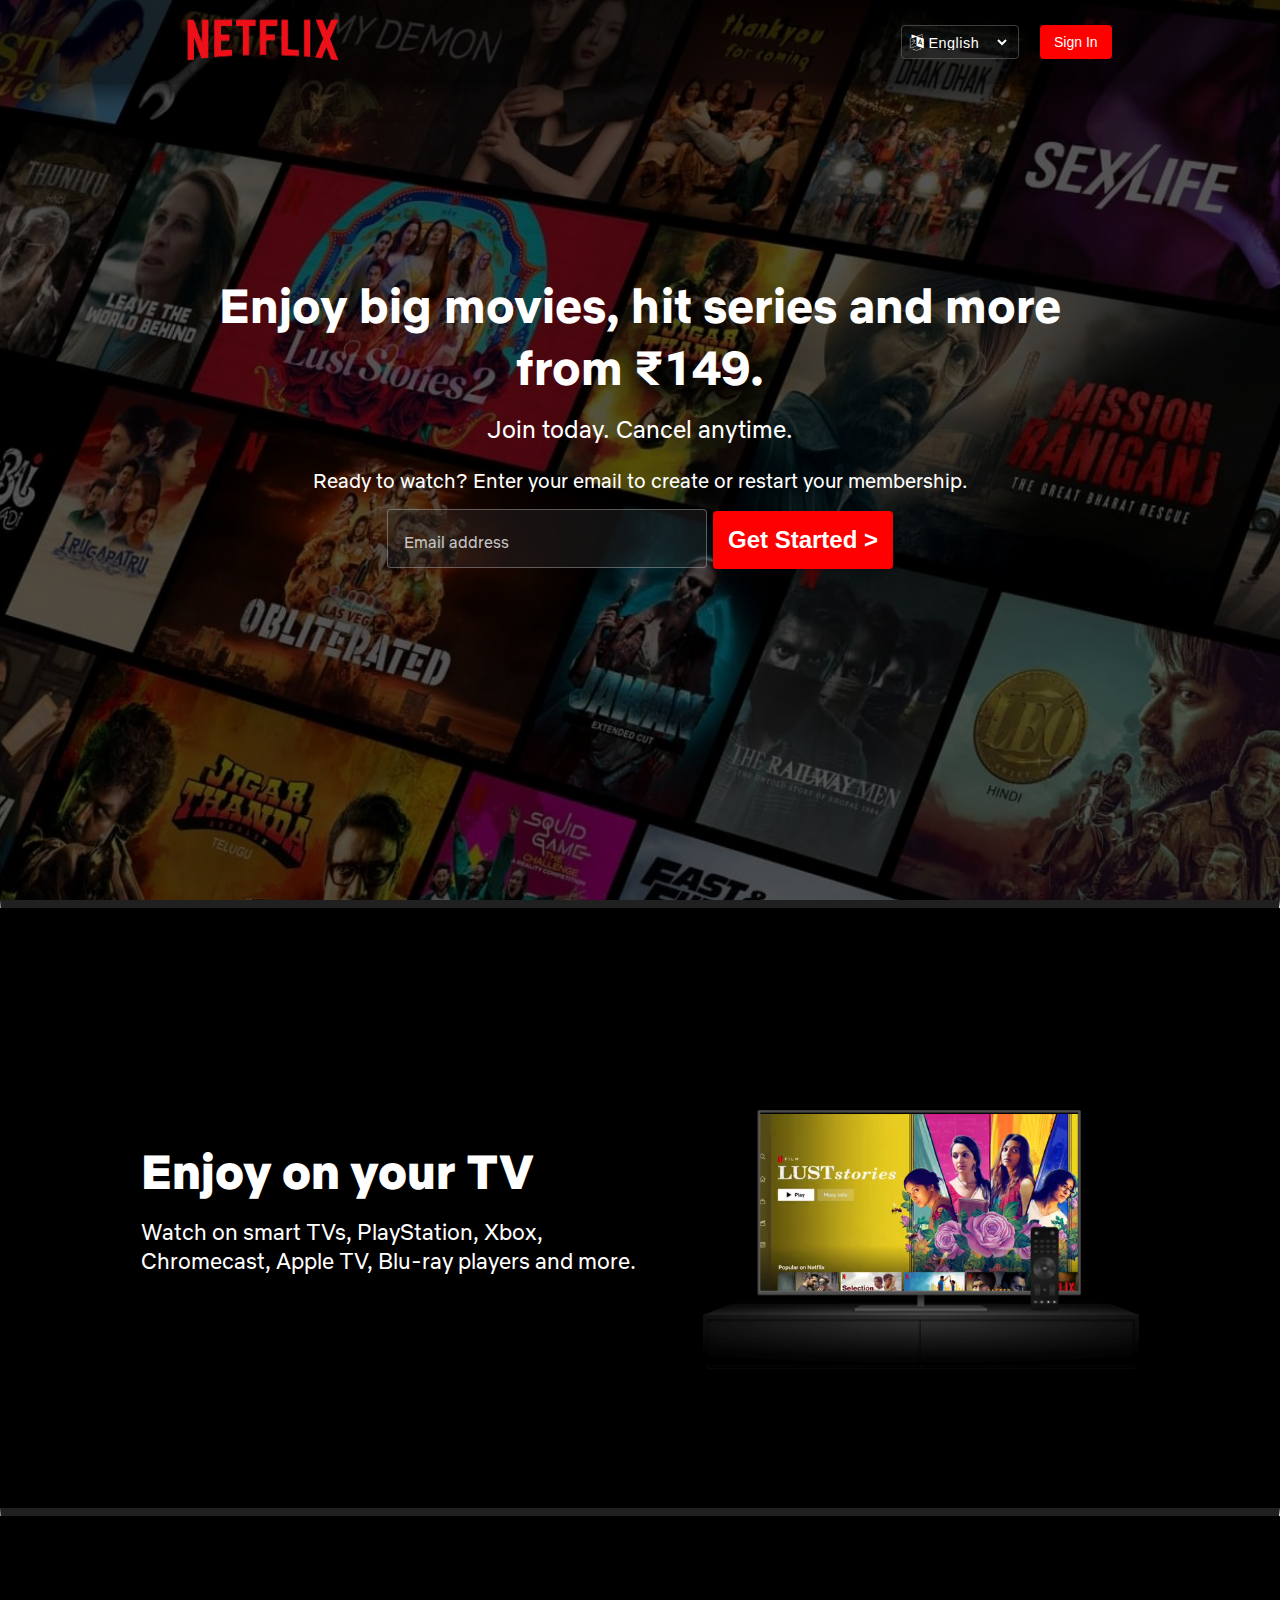
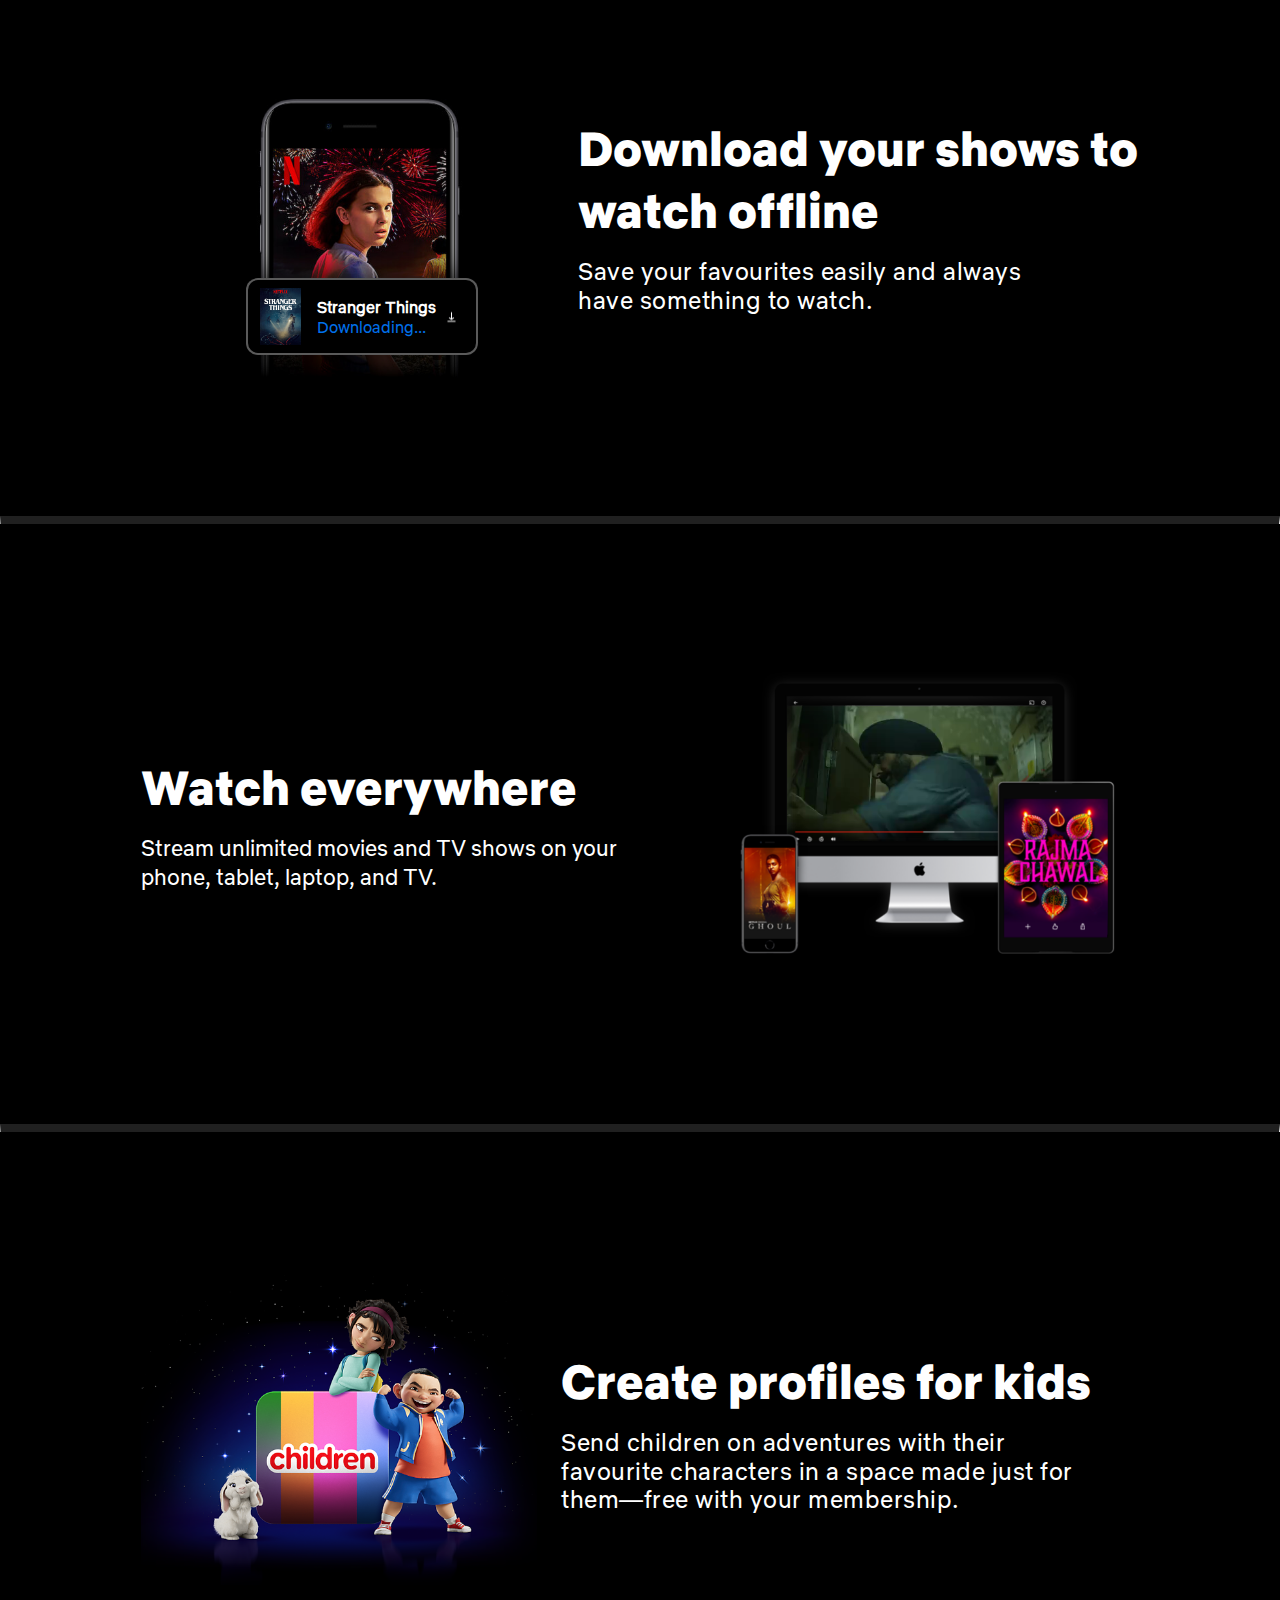
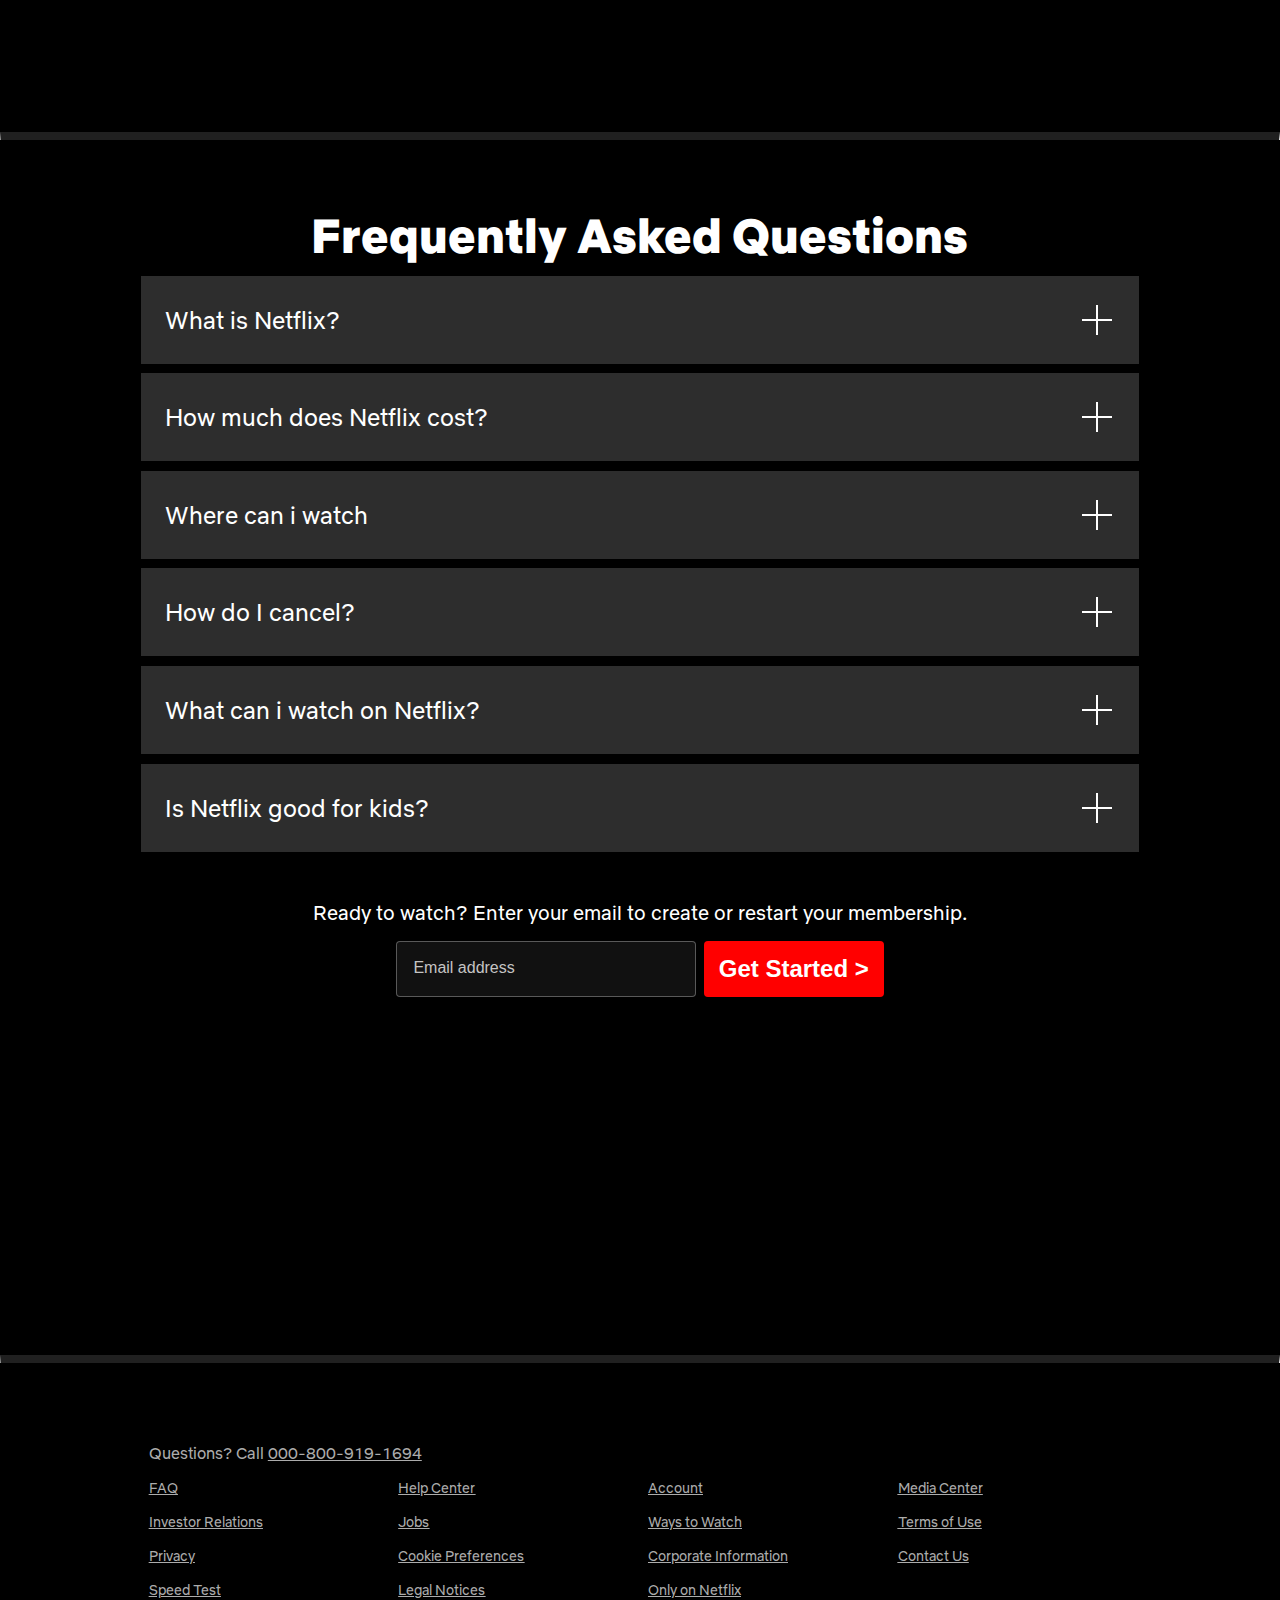
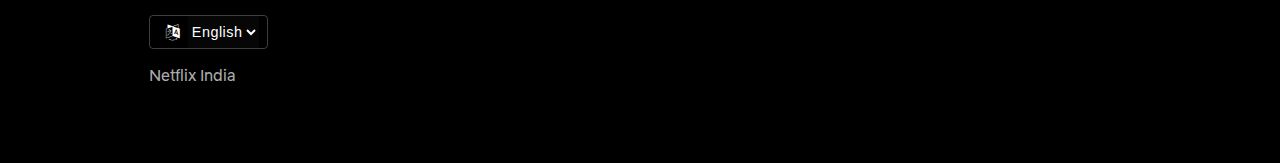
<file: index.html>
<!DOCTYPE html>
<html lang="en">
<head>
    <meta charset="UTF-8">
    <meta name="viewport" content="width=device-width, initial-scale=1.0">
    <title>Netflix-india - Watch TV Shows online and Movies</title>
     <link rel="stylesheet" href="netflix.css">
     <link rel="stylesheet" href="font-awesome-4.7.0/css/font-awesome.min.css">
    <link rel="shortcut icon" href="icons8-netflix-24.png" type="image/x-icon">
</head>
<body>
    <div class="main">
        <div class="img-banner">
            <img  src="bg.jpg" alt="">
        </div>
        <div class="banner"> </div>

        <nav>
            <div class="navbar">

                <div class="logo">
                    <img src="Netflix_Logo_PMS.png" alt="">
                </div>
                <div class="menu">
                    <div class="s">
                        <i class="fa fa-language" aria-hidden="true"></i>
                        <select name="Language" id="">
                            
                            <option value="English">English</option>
                            <option value="hindi">Hindi</option>
                        </select>
                    </div>
                    <button> <a href="netflix-login.html">Sign In</a></button>
                </div>
            </div>
        </nav>
       <div class="heading-sec">
            <div class="headings">

                <h2>Enjoy big movies, hit series and more from ₹149.</h2>
                <p>Join today. Cancel anytime.</p>
            </div>
            <div class="btn-sec">

                <p>Ready to watch? Enter your email to create or restart your membership.</p>
                <input type="search" name="" id="" placeholder="Email address">
                <button>Get Started ></button>
                
            </div>
        </div>

    </div>
       <hr>
    <div class="page2">
       
        <div class="content">
                 <div class="text">
                   <h1>Enjoy on your TV</h1>
                  <p>Watch on smart TVs, PlayStation, Xbox, Chromecast, Apple TV, Blu-ray players and more.</p>
                 </div>
                 <div class="tv">
                     <img src="tv.png" alt="">
                     <video autoplay loop muted>
                        <source src="video-tv-in-0819.m4v" type="">
                     </video>
                 </div>
        </div>
    </div>
    
    <hr>
    
    <div class="page3">
        <div class="content">
            <div class="mobile">
                <img src="mobile-0819.jpg" alt="">
                <div class="download">
                    <img class="stranger" src="boxshot.png" alt="">
                 
                   <div class="download-text">
                    <p>Stranger Things</p>
                    <p>Downloading...</p>
                   </div>
                   
                    <img class="gif" src="download-icon.gif" alt="">
                   
                </div>
            </div>
            <div class="txt">
              <h1>Download your shows to watch offline</h1>
              <p>Save your favourites easily and always have something to watch.</p>
            </div>
   </div>
    </div>
    
    <hr>


    <div class="page4">
        <div class="content">
            <div class="text">
              <h1>Watch everywhere</h1>
             <p>Stream unlimited movies and TV shows on your phone, tablet, laptop, and TV.</p>
            </div>
            <div class="pc">
                <img src="device-pile-in.png" alt="">
                <video autoplay loop muted>
                   <source src="video-devices-in.m4v" type="">
                </video>
            </div>
   </div>
    </div>

    <hr>


    <div class="page5">
        <div class="content">
            <div class="m">
                <img src="animated.png" alt="">
            </div>
            <div class="sec">
              <h1>Create profiles for kids</h1>
              <p>Send children on adventures with their favourite characters in a space made just for them—free with your membership.</p>
            </div>
   </div>
    </div>


    <hr>
    <div class="page6">
        <div class="faq">
            <h1>Frequently Asked Questions</h1>
            <div class="more-sec">
                <p>What is Netflix?</p>
                <svg width="36" height="36" viewBox="0 0 36 36" fill="none" xmlns="http://www.w3.org/2000/svg" class="elj7tfr3 e164gv2o4 default-ltr-cache-l7vm9h e1svuwfo1" data-name="Plus" alt=""><path fill-rule="evenodd" clip-rule="evenodd" d="M17 17V3H19V17H33V19H19V33H17V19H3V17H17Z" fill="currentColor"></path></svg>
            </div>
            <div class="more-sec">
                
                <p>How much does Netflix cost?</p>
                <svg width="36" height="36" viewBox="0 0 36 36" fill="none" xmlns="http://www.w3.org/2000/svg" class="elj7tfr3 e164gv2o4 default-ltr-cache-l7vm9h e1svuwfo1" data-name="Plus" alt=""><path fill-rule="evenodd" clip-rule="evenodd" d="M17 17V3H19V17H33V19H19V33H17V19H3V17H17Z" fill="currentColor"></path></svg>
            </div>
            <div class="more-sec">
                <p>Where can i watch</p>
                <svg width="36" height="36" viewBox="0 0 36 36" fill="none" xmlns="http://www.w3.org/2000/svg" class="elj7tfr3 e164gv2o4 default-ltr-cache-l7vm9h e1svuwfo1" data-name="Plus" alt=""><path fill-rule="evenodd" clip-rule="evenodd" d="M17 17V3H19V17H33V19H19V33H17V19H3V17H17Z" fill="currentColor"></path></svg>
            </div>
            <div class="more-sec">
                <p>How do I cancel?</p>
                <svg width="36" height="36" viewBox="0 0 36 36" fill="none" xmlns="http://www.w3.org/2000/svg" class="elj7tfr3 e164gv2o4 default-ltr-cache-l7vm9h e1svuwfo1" data-name="Plus" alt=""><path fill-rule="evenodd" clip-rule="evenodd" d="M17 17V3H19V17H33V19H19V33H17V19H3V17H17Z" fill="currentColor"></path></svg>
            </div>
            <div class="more-sec">
                <p>What can i watch on Netflix?</p>
                <svg width="36" height="36" viewBox="0 0 36 36" fill="none" xmlns="http://www.w3.org/2000/svg" class="elj7tfr3 e164gv2o4 default-ltr-cache-l7vm9h e1svuwfo1" data-name="Plus" alt=""><path fill-rule="evenodd" clip-rule="evenodd" d="M17 17V3H19V17H33V19H19V33H17V19H3V17H17Z" fill="currentColor"></path></svg>
            </div>
            <div class="more-sec">
                <p>Is Netflix good for kids?</p>
                <svg width="36" height="36" viewBox="0 0 36 36" fill="none" xmlns="http://www.w3.org/2000/svg" class="elj7tfr3 e164gv2o4 default-ltr-cache-l7vm9h e1svuwfo1" data-name="Plus" alt=""><path fill-rule="evenodd" clip-rule="evenodd" d="M17 17V3H19V17H33V19H19V33H17V19H3V17H17Z" fill="currentColor"></path></svg>
            </div>
            
            <div class="p-sec">

                <p>Ready to watch? Enter your email to create or restart your membership.</p>
                <div class="bt">

                    <input type="search" name="" id="" placeholder="Email address">
                    <button>Get Started ></button>
                    
                </div>
            </div>
        
        </div>
   </div>
    <hr>

    <footer>
         <div class="menu-footer">
            <p>Questions? Call <a  href="tel: 000-800-919-1694">000-800-919-1694</a></p>
            <ul>
                <li><a href="">FAQ</a></li>
                <li><a href="">Help Center</a></li>
                <li><a href="">Account</a></li>
                <li><a href="">Media Center</a></li>
            </ul>

            <ul>
                <li><a href="">Investor Relations</a></li>
                <li><a href="">Jobs</a></li>
                <li><a href="">Ways to Watch</a></li>
                <li><a href="">Terms of Use</a></li>
            </ul>

            <ul>
                <li><a href="">Privacy</a></li>
                <li><a href="">Cookie Preferences</a></li>
                <li><a href="">Corporate Information</a></li>
                <li><a href="">Contact Us</a></li>
            </ul>

            <ul class="last">
                <li><a href="">Speed Test</a></li>
                <li><a href="">Legal Notices</a></li>
                <li><a href="">Only on Netflix</a></li>
            </ul>

            <div class="ss">
                <i class="fa fa-language" aria-hidden="true"></i>
                <select name="Language" id="">
                    
                    <option value="English">English</option>
                    <option value="hindi">Hindi</option>
                </select>
            </div>
            <p class="end">Netflix India</p>
        </div>
    </footer>
</body>
</html>
</file>
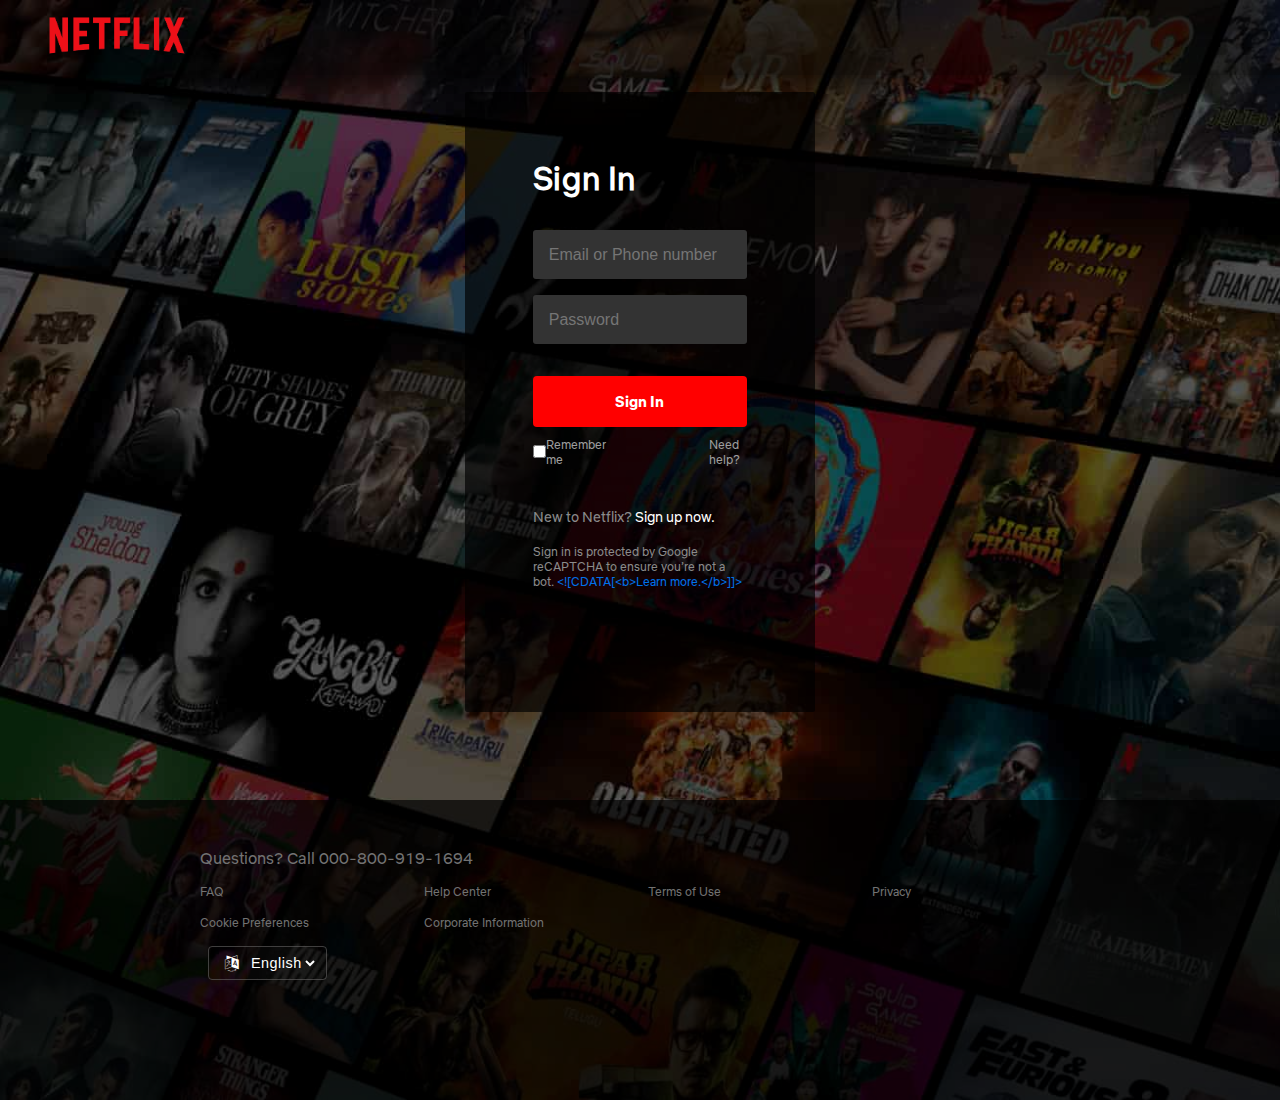
<file: netflix-login.html>
<!DOCTYPE html>
<html lang="en">
<head>
    <meta charset="UTF-8">
    <meta name="viewport" content="width=device-width, initial-scale=1.0">
    <title>Netflix-india - Watch TV Shows online and Movies</title>
     <link rel="stylesheet" href="/netflix.css">
     <link rel="stylesheet" href="/font-awesome-4.7.0/css/font-awesome.min.css">
     <link rel="stylesheet" href="footer.css">
    <link rel="shortcut icon" href="/icons8-netflix-24.png" type="image/x-icon">
</head>
<body>
    <div class="main1">
    
        <div class="banner1"> </div>

        <nav>
            <div class="navbar">

                <div class="logo">
                    <img class="lg12" src="/Netflix_Logo_PMS.png" alt="">
                </div>
    
            </div>
        </nav>
        
        <div class="login">
            <div class="login-sec">
                <div class="login-page">
                    <h1>Sign In</h1>
                    <input type="text" placeholder="Email or Phone number">
                    <input type="password" name="password" id="" placeholder="Password">
                    <button>Sign In</button>

                    <ul><input class="check" type="checkbox" name="" id=""><p>Remember me</p>
                        <a href="">Need help?</a>
                    </ul>
                    <p class="pp">New to Netflix? <a href="">Sign up now.</a></p><br>
                    <p class="bot">Sign in is protected by Google reCAPTCHA to ensure you’re not a bot. <button class="recaptcha" >&lt;![CDATA[&lt;b&gt;Learn more.&lt;/b&gt;]]&gt;</button> </p>
                </div>
            </div>
        </div>
    </div>
        



        <div class="footer-nav">
            <div class="menu-fo">
               <p>Questions? Call <a  href="tel: 000-800-919-1694">000-800-919-1694</a></p>
               <ul>
                   <li><a href="">FAQ</a></li>
                   <li><a href="">Help Center</a></li>
                   <li><a href="">Terms of Use</a></li>
                   <li><a href="">Privacy</a></li>
               </ul>
   
               
   
               <ul>
                   <li><a href="">Cookie Preferences</a></li>
                   <li><a href="">Corporate Information</a></li>
               </ul>
   
   
               <div class="ss">
                   <i class="fa fa-language" aria-hidden="true"></i>
                   <select name="Language" id="">
                       
                       <option value="English">English</option>
                       <option value="hindi">Hindi</option>
                   </select>
               </div>
           </div>
        </div>
        </body>
        </html>
</file>
<file: netflix.css>
@font-face {
    font-family: netflix1;
    src: url(/NetflixSans_W_Rg.woff2);
}
@font-face {
    font-family: netflix2;
    src: url(/NetflixSans_W_Bd.woff2);
}
@font-face {
    font-family: netflix3;
    src: url(/NetflixSans_W_Blk.woff2);
}
*{
    padding: 0;
    margin: 0;
    box-sizing: border-box;
}

body,html{
    width: 100%;
    height: 100%;
    
}
.main{
   position: relative;
   
}
.box-shadow{
    box-shadow: 0px 4px 20px 4px rgba(0, 0, 0, 0.54);

}
.img-banner{
    position: relative;  
    object-fit: cover;
    height: 100vh;
}
.img-banner img{
    width: 100%;
    height: 100%;
    object-fit: cover;

}
.banner{
 position: absolute;
 top: 0;
 bottom: 0;
 left: 0;
 right: 0;
 background-color: rgba(0, 0, 0, 0.566);
}
nav{
    width: 100%;
    top: 0;
    position: absolute;
    padding: 0 2rem;
    background-color: rgba(0, 0, 0, 0.497);
    box-shadow: 0px 4px 20px 4px rgba(0, 0, 0, 0.54);
}
.navbar{
    display: flex;
    justify-content: space-between;
    align-items: center;
    margin: 0 8.5rem;
}
.logo img{
 width: 190px;   
}
.menu{
   display: inline-flex;
   gap: 1.3rem;
}
.s{
    display: flex;
    align-items: center;
    border: 1px solid #6564649e;
    border-radius: 4px;
    padding: 0 0.5rem;
}
.s>i{
    color:#fff;
    position: absolute;
    
}
.menu>.s>select{
    outline: #fff;
    background-color: rgba(39, 38, 38, 0.147);
    color: #fff;
    min-width: auto;
    height: 32px;
    letter-spacing: 0.5px;
    font-size: 0.9rem;
}

.menu :nth-child(2){
    padding: 0.5rem 0.9rem;
    background-color: red;
    border: none;
    color: #fff;
    font-weight: 400;
    font-size:14px;
    border-radius: 4px;
}
.menu a{
    color: #fff;
    text-decoration: none;
}
.heading-sec{
    text-align: center;
    top: 250px;
    bottom: 0;
    left: 0;
    right: 0;
    position: absolute;
    color: #fff;
}
.headings{
    margin: 1.5rem 12rem;
}
.heading-sec h2{
    font-size: 3rem;
    font-weight: 800;
    font-family: netflix2;
    letter-spacing: 0.1px;

}
.heading-sec :nth-child(2){
    margin: 1rem 0 0 0;
    font-weight: 100;
    font-family: netflix1;
    font-size: 1.5rem;
}
.btn-sec{
    margin: 1rem 12rem;

}
.btn-sec p{
    font-weight: 100;
    font-family: netflix1;
    font-size: 1.25rem;
    
}

.heading-sec input{
    width: 25%;
    padding: 0 1rem;
    border-radius: 4px;
    color: #fff;
    height: 59px;
    background-color: #2a2a2a67;
    border:1px solid rgba(255, 255, 255, 0.304);
}
.heading-sec input::placeholder{
    
    color: #c5c4c4;
    font-size: 1rem;
    
    
}
.heading-sec button{
    height: 58px;
    width: 14%;
    font-size: 1.5rem;
    border: none;
    border-radius: 4px;
    background-color: red;
    color: #fff;
    font-weight: 600;
} 

.page2{
    height: 600px;
    width: 100%;
    background-color: black;
    display: flex;
    justify-content: center;
    margin: -1px 0 0 0;
}
 hr{
    border-top: 8px solid rgba(7, 7, 7, 0.899);
    
}

.content{
    display: flex;
    justify-content: center;
    color: #fff;
    height: 600px;
    width: 78%;
    align-items:center ;
}
.text h1{
    font-size: 3rem;
    font-weight: 900;
    font-family: netflix3;

}
.text p{
    margin: 1rem 0 0 0;
    font-size: 100;
    font-size: 1.4rem;
    line-height: 1.8rem;
    width: 88%;
    font-family: netflix1;
}
.tv{
    position: relative;
    display: flex;
    justify-content: center;
    align-items: center;
    width: 70%;
}
.tv img{
    z-index: 2;
    width: 100%;
}
.tv video{
    position: absolute;
    width: 77%;
    object-fit: contain;
    z-index: 1;
}


.page3{
    height: 600px;
    width: 100%;
    background-color: black;
    display: flex;
    justify-content: center;
    margin: -1px 0 0 0;
}
.mobile{
    width: 68%;
    position: relative;
}
.mobile img{
    
    width: 100%;
}
.download{
    display: flex;
    position: absolute;
    align-items: center;
    padding: 0.5rem 0.75rem;
    border-radius: 12px;
    border: 2px solid rgba(128,128,128,0.7);
    box-shadow: 0 0 2em 0 rgb(0,0,0);
    background-color: #000;
    width: 53%;
    left: 24%;
    bottom: 8%;
}

.mobile .stranger{
    width: 20%;
    margin-right: 1rem;
}
.download-text{
    width: 100%;
    font-family: netflix1;
}
.download-text :nth-child(1){
    font-weight: 600;
}
.download-text :nth-child(2){
    color: #0071EB;
}
.mobile .gif{
    width: 12%;

}

.txt h1{
    font-size: 3rem;
    font-weight: 900;
    font-family: netflix3;

}
.txt p{
    margin: 1rem 0 0 0;
    font-size: 400;
    font-size: 1.5rem;
    line-height: 1.8rem;
    letter-spacing: 0.5px;
    width: 80%;
    font-family: netflix1;
}

.page4{
    height: 600px;
    width: 100%;
    background-color: black;
    display: flex;
    justify-content: center;
    margin: -1px 0 0 0;
}




.pc{
    position: relative;
    display: flex;
    justify-content: center;
    align-items: center;
    object-fit: cover;
    width: 60%;
}
.pc img{
    z-index: 3;
    width: 100%;
}
.pc video{
    position: absolute;
    width: 62%;
    top:11%;
    z-index: 1;
}

.page5{
    height: 600px;
    width: 100%;
    background-color: black;
    display: flex;
    justify-content: center;
    margin: -1px 0 0 0;
}
.sec{
    margin: 0rem 0.5rem;
   
}
.m{
     width: 99%;
    
}
.m img{
    width: 100%;
}
.page5 h1{
    font-size: 3rem;
    font-weight: 900;
    font-family: netflix3;
}
 .page5 p{
    margin: 1rem 0 0 0;
    font-size: 400;
    font-size: 1.5rem;
    line-height: 1.8rem;
    letter-spacing: 0.5px;
    width: 95%;
    font-family: netflix1;
}


.page6{
    height: 135vh;
    width: 100%;
    background-color: black;
    display: flex;
    justify-content: center;
    margin: -1px 0 0 0;
}

.faq{
    width: 78%;
    color:#fff;
    margin: 4rem 0;
}
.faq h1{
    font-size: 3rem;
    font-weight: 800;
    font-family: netflix3;
    text-align: center;
}
.more-sec{
    display: flex;
    margin: 0.6rem 0;
    background-color: #2D2D2D;
    align-items: center;
    padding: 0 1.5rem;
    justify-content: space-between;
    height: 88px;
    font-family: netflix1;
    font-weight: 400;
    font-size: 1.5rem;
}

.p-sec{
    text-align: center;
    margin: 3rem 0 0 0;
    
}
.p-sec p{
    margin-bottom: 1rem;
    font-size: 1.25rem;
    font-family: netflix1;
}
.p-sec input{
    width: 30%;
    padding: 0 1rem;
    border-radius: 4px;
    color: #fff;
    height: 56px;
    background-color: #2a2a2a67;
    border:1px solid rgba(255, 255, 255, 0.304);
}
.p-sec input::placeholder{
    
    color: #c5c4c4;
    font-size: 1rem;
    
    
}
.bt{
    display: flex;
    justify-content: center;
    gap: 0.5rem;
}
.p-sec button{
    height: 56px;
    width: 18%;
    font-size: 1.5rem;
    border: none;
    border-radius: 4px;
    background-color: red;
    color: #fff;
    font-weight: 600;
} 

footer{
    height: 400px;
    background-color: #000;
    margin: -1px 0 0 0;
    display: flex;
    justify-content: center;
}

.menu-footer{
    width: 78%;
    font-family: netflix1;
    
}
footer p{
    color: #acacac;
    margin:  5rem 0 0 0;
    padding:  0 0.5rem;

}
.end{
    color: #acacac;
    margin:  1rem 0 0 0;

}
.menu-footer a{
    color: #acacac;
}
.menu-footer ul {
    display: flex;
    color: #fff;
    margin: 1rem 0 0 0;
    list-style: none;
}
.menu-footer ul li{
    width: 50%;
    font-size: 14px;
    padding:  0 0.5rem;
    text-decoration: underline;
    color: #a6a6a6;

}

.last{
    width: 75%;
}

.ss{
    margin: 1rem 0 0 0.5rem ;
    display: inline-flex;
    align-items: center;
    border: 1px solid #6564649e;
    border-radius: 4px;
    padding: 0 0.5rem;
}
.ss i{
    color:#fff;
    padding: 0 0.5rem;
    
}
.ss>select{
    border: none;
    background-color: rgba(39, 38, 38, 0.147);
    color: #fff;
    min-width: auto;
    height: 32px;
    letter-spacing: 0.5px;
    font-size: 0.9rem;
}
</file>
<file: footer.css>
@font-face {
    font-family: netflix1;
    src: url(/NetflixSans_W_Rg.woff2);
}
@font-face {
    font-family: netflix2;
    src: url(/NetflixSans_W_Bd.woff2);
}
@font-face {
    font-family: netflix3;
    src: url(/NetflixSans_W_Blk.woff2);
}
*{
    padding: 0;
    margin: 0;
    box-sizing: border-box;
}

body,html{
    width: 100%;
    height: 100%;
    
}
.navbar .lg12{
    width: 14%;
}
.navbar{
    margin: 0;
}
.main1{
    height: 1100px;
    background-image: url(/big.jpg);
    background-repeat: no-repeat;
    background-size: cover;
}

.login{
    position: absolute;
    width: 100%;
    margin: 1rem 0 0 0;
    color: #fff;
    top: 0;
    height: 100vh;
    justify-content: center;
    display: flex;
    z-index: 1;
}
.login-sec{
    width: 38%;
    display: flex;
    justify-content: center;
    padding: 60px 68px 40px;
}
.login-page{
    display: flex;
    flex-direction: column;
    width: 100%;
    margin-top: 1rem;
    background-color: #000000ad;
    padding: 50px 68px 40px;
    border-radius: 2px;
   height: 620px;
}

.login-page h1{
    margin: 1rem 0 1rem 0;
    font-family: netflix1;
    font-size: 2rem;
    letter-spacing: 0.6px;
}
.login-page input{
    height: 49px;
    padding: 0 1rem;
    margin: 1rem 0 0 0;
    background-color: #333333;
    border: none;
    color: #fff;
    font-size: 1rem;
    border-radius: 3px;
}
.login-page p{
    font-size: 14px;
    color: #8b8b8b;
    font-family: netflix1;
    
}
.login-page .pp{
    font-size: 14px;
    color: #8b8b8b;
    font-family: netflix1;
    margin-top: 2rem;
}
.login-page .bot{
    font-size: 12px;
}
.login-page .recaptcha {
    background-color: transparent;
    border: none;
    color: #0071eb;
    cursor: pointer;
    font-size: 12px;
    margin: 0;
    font-weight: 400;
    font-family: netflix1;
    padding: 0;
}
.login-page a{
    color: #fff;
    text-decoration: none;
    
}
.login button{
    padding: 1rem 0.9rem;
    background-color: red;
    border: none;
    margin: 2rem 0 0 0;
    color: #fff;
    font-weight: 400;
    font-family: netflix2;
    font-size:15px;
    border-radius: 4px;
}
.footer-nav{
    height: 300px;
    background-color: #000000af;
    display: flex;
    justify-content: center;
    text-decoration: none;
    width: 100%;
    z-index: 2;
    top: 800px;
    position: absolute;
}

.banner1{
        height: 1100px;
        position: absolute;
        top: 0;
        bottom: 0;
        left: 0;
        right: 0;
        background-color: rgba(0, 0, 0, 0.566);
       
}

.login-page ul {
    display: flex;
    align-items: center;
}
.menu-fo{
    width: 70%;
    text-decoration: none;
    font-family: netflix1;
    margin-top: 3rem;
  
}
.footer-nav p{
    color: #727272;
    padding:  0 0.5rem;
}
.end{
    color: #727272;
    margin:  1rem 0 0 0;

}
.menu-fo a{
    color: #727272;
    text-decoration: none;
}
.menu-fo ul {
    display: flex;
    color: #fff;
    margin: 1rem 0 0 0;
    list-style: none;
}

.login-page .check {
   margin: 0;

}
.login-page ul a{
    color: #9e9e9e;
    font-size: 12px;
    font-family: netflix1;
    text-decoration: none;
    margin-left: 48%;
}

.login-page ul p {
    font-family: netflix1;
    font-size: 12px;
    color: #9e9e9e;

 }
   
.menu-fo ul li{
    width: 25%;
    font-size: 12px;
    padding:  0 0.5rem;
    color: #a6a6a6;

}

.last{
    width: 75%;
}

.ss{
    margin: 1rem 0 0 1rem ;
    display: inline-flex;
    align-items: center;
    border: 1px solid #6564649e;
    border-radius: 4px;
    padding: 0 0.5rem;
}
</file>
